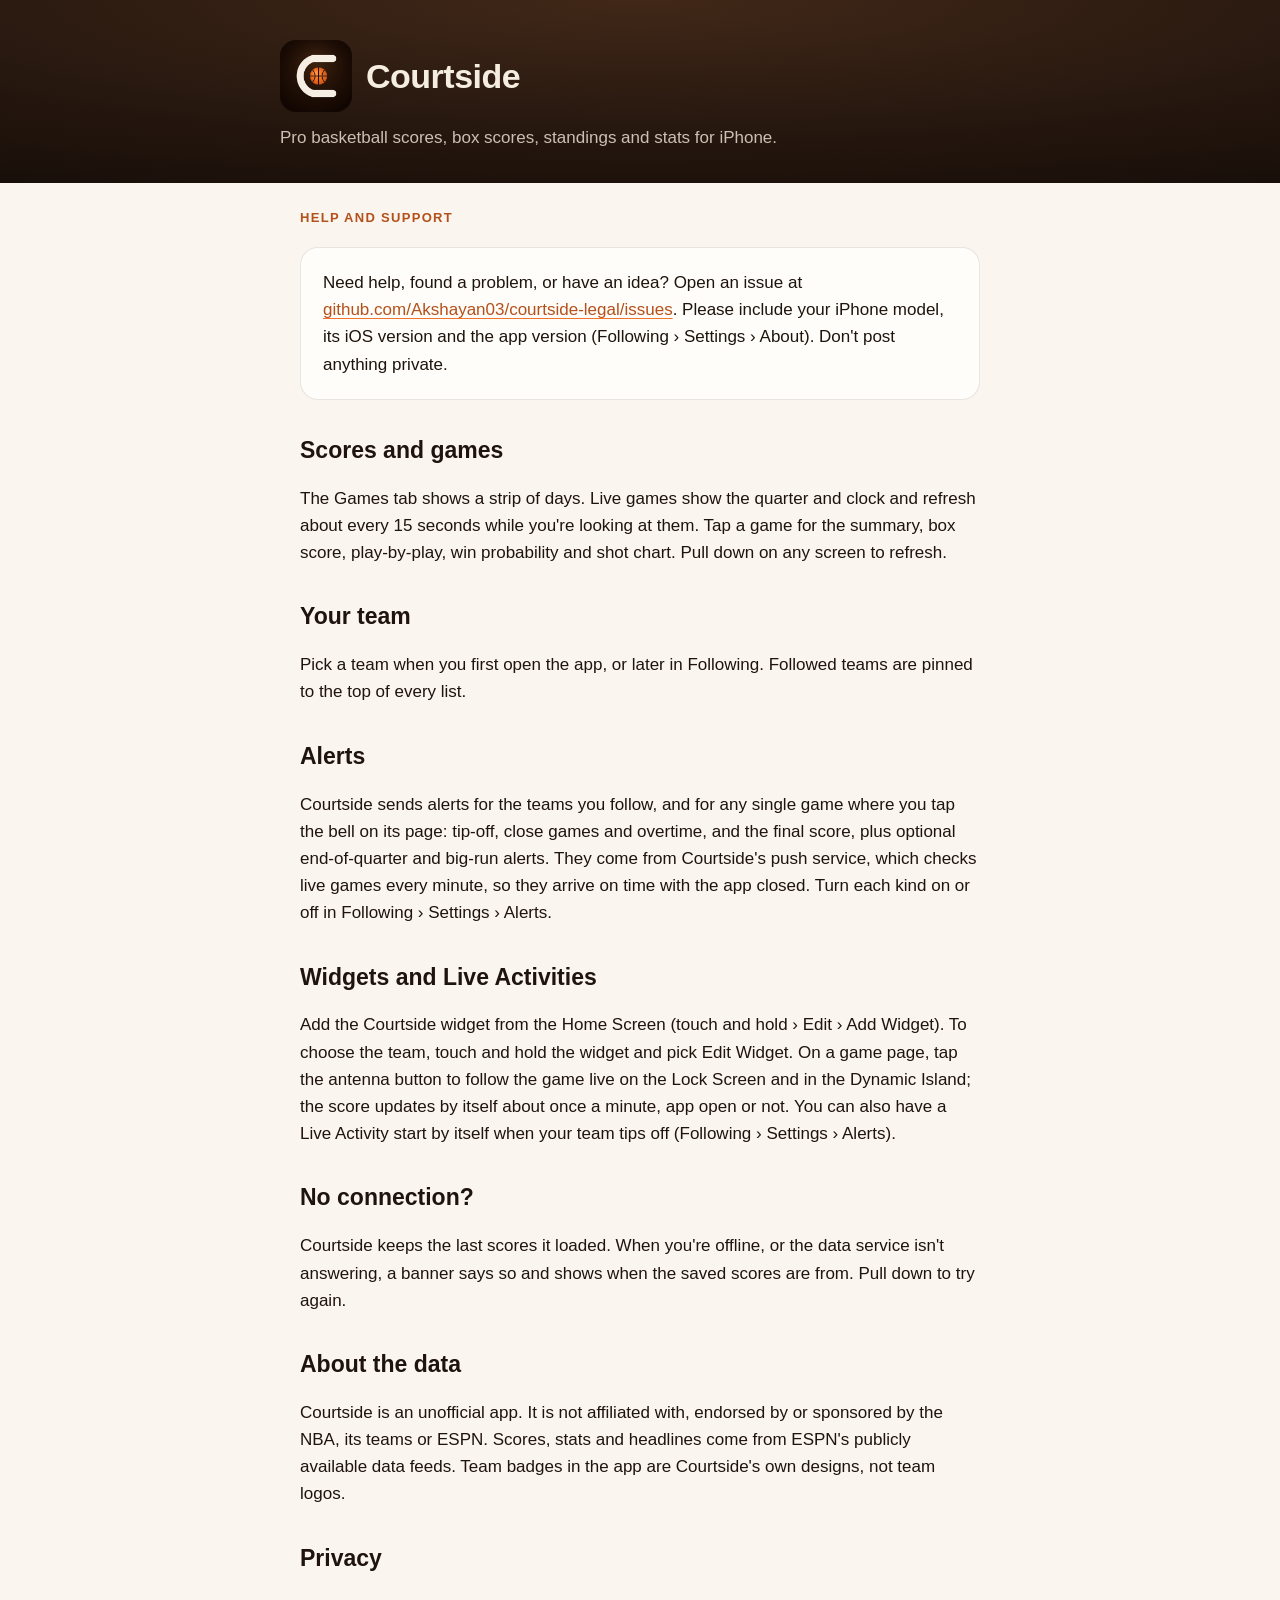
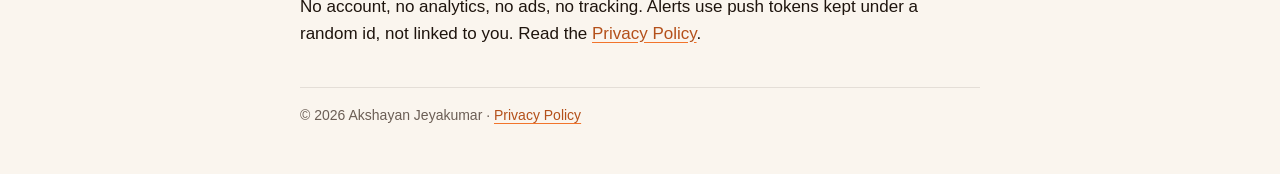
<file: index.html>
<!doctype html>
<html lang="en">
<head>
<meta charset="utf-8">
<meta name="viewport" content="width=device-width, initial-scale=1">
<title>Courtside · Help and Support</title>
<link rel="stylesheet" href="style.css">
<link rel="icon" type="image/png" href="favicon.png">
<link rel="apple-touch-icon" href="apple-touch-icon.png">
</head>
<body>
<header><div class="wrap">
  <img src="icon.png" alt=""><h1>Courtside</h1>
  <p>Pro basketball scores, box scores, standings and stats for iPhone.</p>
</div></header>
<main>
  <p class="eyebrow">Help and Support</p>
  <div class="card">
    <p>Need help, found a problem, or have an idea? Open an issue at
    <a href="https://github.com/Akshayan03/courtside-legal/issues">github.com/Akshayan03/courtside-legal/issues</a>.
    Please include your iPhone model, its iOS version and the app version (Following › Settings › About).
    Don't post anything private.</p>
  </div>

  <h2>Scores and games</h2>
  <p>The Games tab shows a strip of days. Live games show the quarter and clock and refresh about every 15 seconds while
  you're looking at them. Tap a game for the summary, box score, play-by-play, win probability and shot chart. Pull down
  on any screen to refresh.</p>

  <h2>Your team</h2>
  <p>Pick a team when you first open the app, or later in Following. Followed teams are pinned to the top of every list.</p>

  <h2>Alerts</h2>
  <p>Courtside sends alerts for the teams you follow, and for any single game where you tap the bell on its page: tip-off,
  close games and overtime, and the final score, plus optional end-of-quarter and big-run alerts. They come from
  Courtside's push service, which checks live games every minute, so they arrive on time with the app closed. Turn
  each kind on or off in Following › Settings › Alerts.</p>

  <h2>Widgets and Live Activities</h2>
  <p>Add the Courtside widget from the Home Screen (touch and hold › Edit › Add Widget). To choose the team, touch and
  hold the widget and pick Edit Widget. On a game page, tap the antenna button to follow the game live on the Lock
  Screen and in the Dynamic Island; the score updates by itself about once a minute, app open or not. You can also
  have a Live Activity start by itself when your team tips off (Following › Settings › Alerts).</p>

  <h2>No connection?</h2>
  <p>Courtside keeps the last scores it loaded. When you're offline, or the data service isn't answering, a banner says
  so and shows when the saved scores are from. Pull down to try again.</p>

  <h2>About the data</h2>
  <p>Courtside is an unofficial app. It is not affiliated with, endorsed by or sponsored by the NBA, its teams or ESPN.
  Scores, stats and headlines come from ESPN's publicly available data feeds. Team badges in the app are Courtside's own
  designs, not team logos.</p>

  <h2>Privacy</h2>
  <p>No account, no analytics, no ads, no tracking. Alerts use push tokens kept under a random id, not linked to you.
  Read the <a href="privacy.html">Privacy Policy</a>.</p>

  <footer>© 2026 Akshayan Jeyakumar · <a href="privacy.html">Privacy Policy</a></footer>
</main>
</body>
</html>
</file>
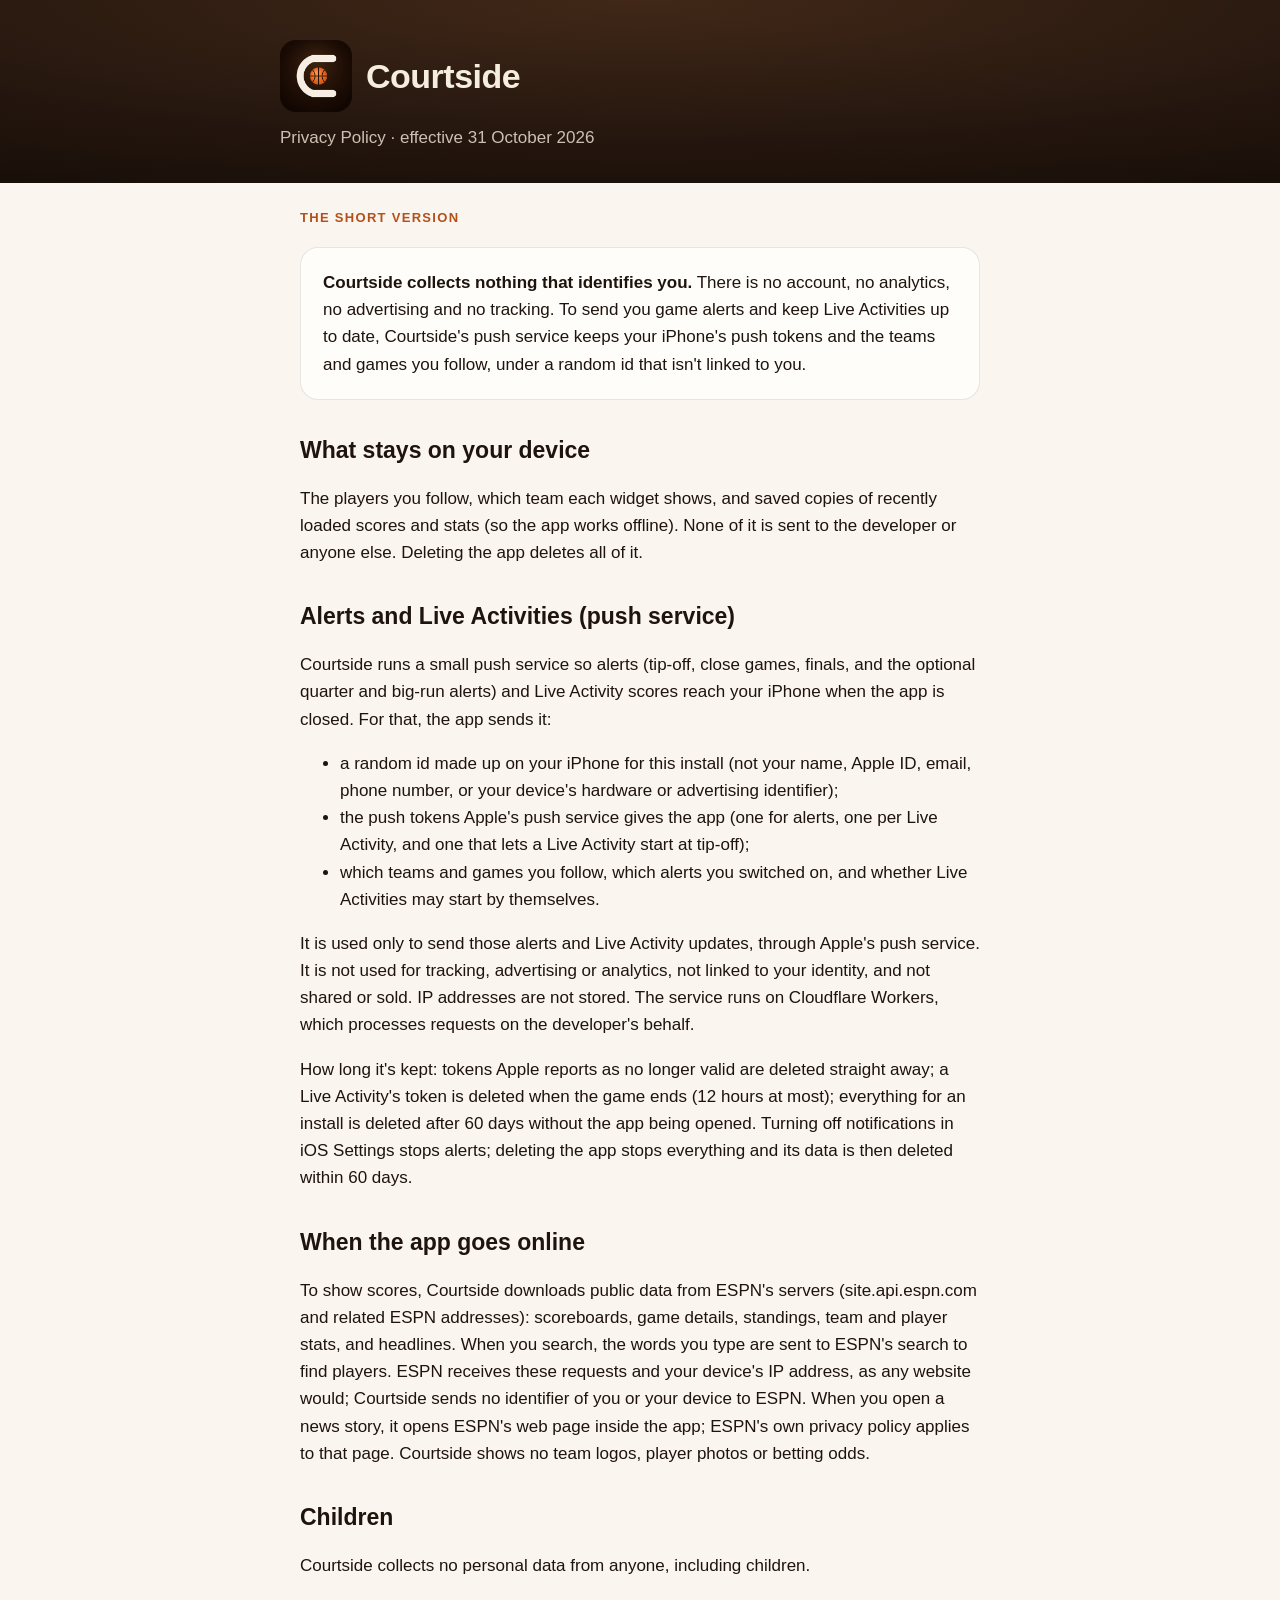
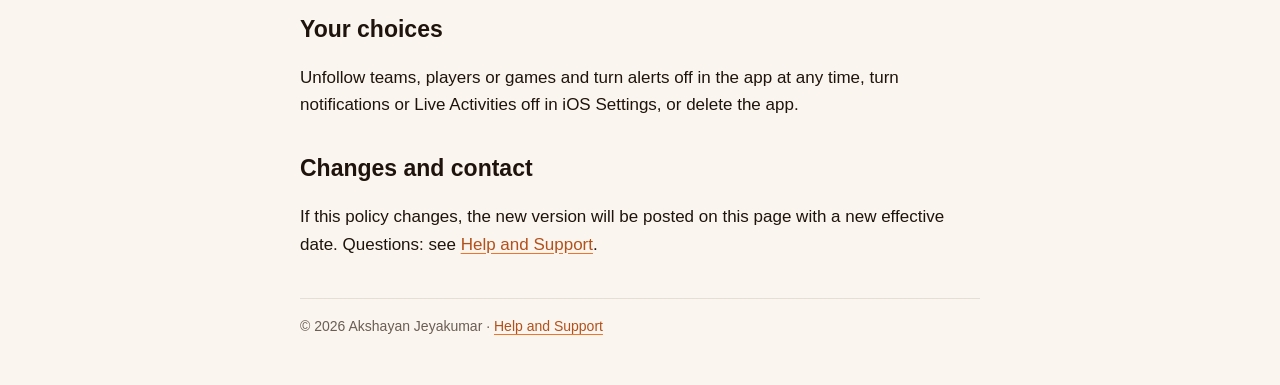
<file: privacy.html>
<!doctype html>
<html lang="en">
<head>
<meta charset="utf-8">
<meta name="viewport" content="width=device-width, initial-scale=1">
<title>Privacy Policy · Courtside</title>
<link rel="stylesheet" href="style.css">
<link rel="icon" type="image/png" href="favicon.png">
<link rel="apple-touch-icon" href="apple-touch-icon.png">
</head>
<body>
<header><div class="wrap">
  <img src="icon.png" alt=""><h1>Courtside</h1>
  <p>Privacy Policy · effective 31 October 2026</p>
</div></header>
<main>
  <p class="eyebrow">The short version</p>
  <div class="card">
    <p><strong>Courtside collects nothing that identifies you.</strong> There is no account, no analytics, no
    advertising and no tracking. To send you game alerts and keep Live Activities up to date, Courtside's push service
    keeps your iPhone's push tokens and the teams and games you follow, under a random id that isn't linked to you.</p>
  </div>

  <h2>What stays on your device</h2>
  <p>The players you follow, which team each widget shows, and saved copies of recently loaded scores and stats (so
  the app works offline). None of it is sent to the developer or anyone else. Deleting the app deletes all of it.</p>

  <h2>Alerts and Live Activities (push service)</h2>
  <p>Courtside runs a small push service so alerts (tip-off, close games, finals, and the optional quarter and
  big-run alerts) and Live Activity scores reach your iPhone when the app is closed. For that, the app sends it:</p>
  <ul>
    <li>a random id made up on your iPhone for this install (not your name, Apple ID, email, phone number, or your
    device's hardware or advertising identifier);</li>
    <li>the push tokens Apple's push service gives the app (one for alerts, one per Live Activity, and one that lets
    a Live Activity start at tip-off);</li>
    <li>which teams and games you follow, which alerts you switched on, and whether Live Activities may start by
    themselves.</li>
  </ul>
  <p>It is used only to send those alerts and Live Activity updates, through Apple's push service. It is not used for
  tracking, advertising or analytics, not linked to your identity, and not shared or sold. IP addresses are not
  stored. The service runs on Cloudflare Workers, which processes requests on the developer's behalf.</p>
  <p>How long it's kept: tokens Apple reports as no longer valid are deleted straight away; a Live Activity's token is
  deleted when the game ends (12 hours at most); everything for an install is deleted after 60 days without the app
  being opened. Turning off notifications in iOS Settings stops alerts; deleting the app stops everything and its data
  is then deleted within 60 days.</p>

  <h2>When the app goes online</h2>
  <p>To show scores, Courtside downloads public data from ESPN's servers (site.api.espn.com and related ESPN addresses):
  scoreboards, game details, standings, team and player stats, and headlines. When you search, the words you type are
  sent to ESPN's search to find players. ESPN receives these requests and your device's IP address, as any website
  would; Courtside sends no identifier of you or your device to ESPN. When you open a news story, it opens ESPN's web
  page inside the app; ESPN's own privacy policy applies to that page. Courtside shows no team logos, player photos or
  betting odds.</p>

  <h2>Children</h2>
  <p>Courtside collects no personal data from anyone, including children.</p>

  <h2>Your choices</h2>
  <p>Unfollow teams, players or games and turn alerts off in the app at any time, turn notifications or Live Activities
  off in iOS Settings, or delete the app.</p>

  <h2>Changes and contact</h2>
  <p>If this policy changes, the new version will be posted on this page with a new effective date. Questions:
  see <a href="index.html">Help and Support</a>.</p>

  <footer>© 2026 Akshayan Jeyakumar · <a href="index.html">Help and Support</a></footer>
</main>
</body>
</html>
</file>
<file: style.css>
:root { --bg: #FAF5EE; --surface: #FFFDF9; --ink: #1E140D; --espresso: #24160E; --orange: #F2742B; --orange-ink: #B4501A; --secondary: #6B5E55; }
* { box-sizing: border-box; }
body { margin: 0; background: var(--bg); color: var(--ink); font: 17px/1.6 -apple-system, BlinkMacSystemFont, "Helvetica Neue", sans-serif; }
header { background: radial-gradient(120% 140% at 50% 0%, #412818 0%, #24160E 55%, #110A06 100%); color: #F6EDE1; padding: 40px 20px 32px; }
header .wrap, main { max-width: 720px; margin: 0 auto; }
header img { width: 72px; height: 72px; border-radius: 16px; vertical-align: middle; margin-right: 14px; }
header h1 { display: inline-block; vertical-align: middle; margin: 0; font: 800 34px/1.2 ui-rounded, -apple-system, sans-serif; letter-spacing: -0.5px; }
header p { color: #CDBFB2; margin: 12px 0 0; }
main { padding: 12px 20px 48px; }
h2 { font: 700 23px/1.3 ui-rounded, -apple-system, sans-serif; margin-top: 36px; }
.eyebrow { color: var(--orange-ink); font-size: 13px; font-weight: 700; letter-spacing: 1.3px; text-transform: uppercase; }
.card { background: var(--surface); border: 1px solid rgba(30,20,13,.1); border-radius: 18px; padding: 4px 22px; margin: 18px 0; }
a { color: var(--orange-ink); text-decoration-color: var(--orange); text-underline-offset: 3px; }
footer { color: var(--secondary); font-size: 14px; border-top: 1px solid rgba(30,20,13,.1); margin-top: 40px; padding-top: 16px; }
</file>
